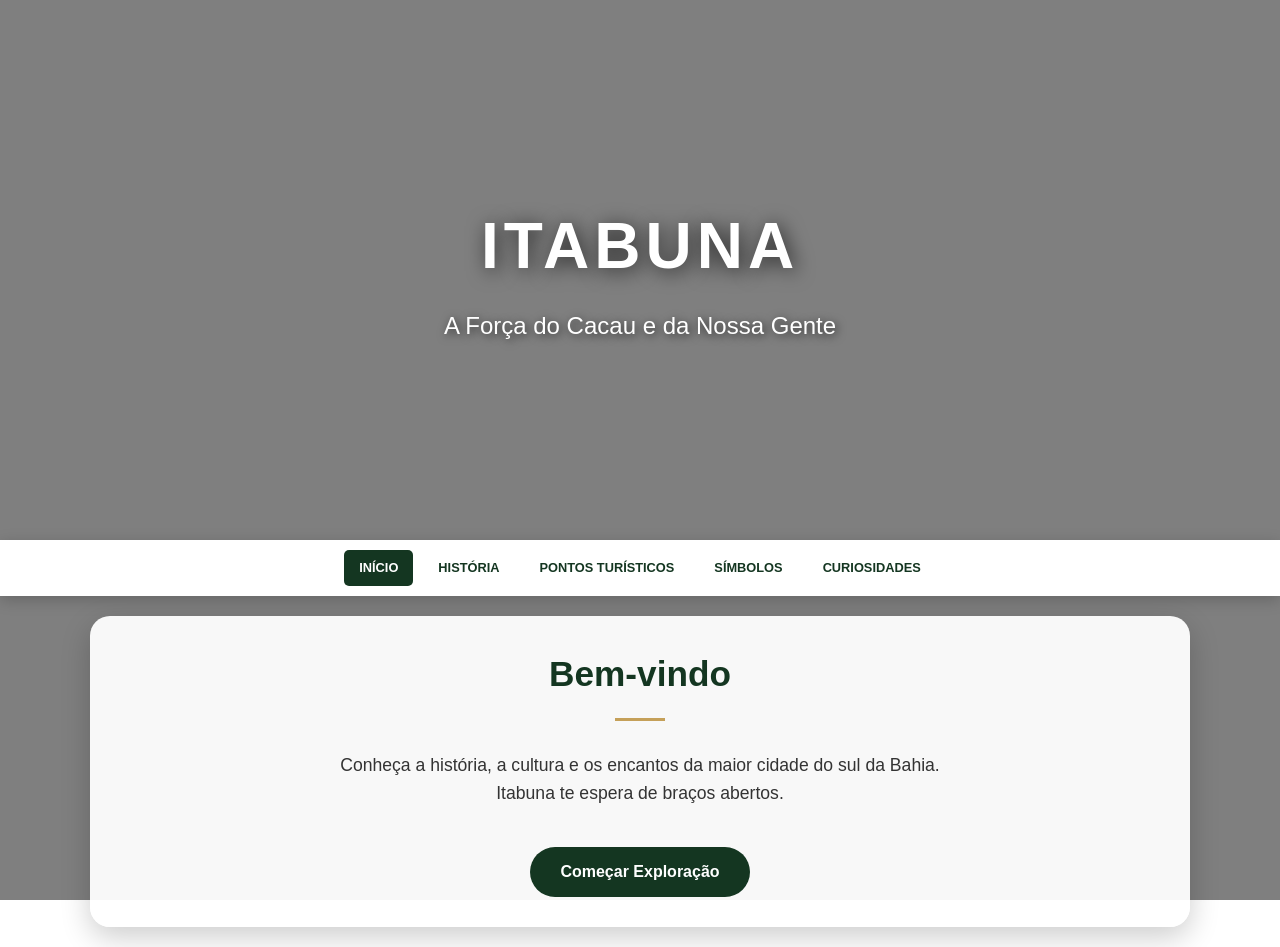
<file: index.html>
<!DOCTYPE html>
<html lang="pt-BR">
<head>
  <meta charset="UTF-8">
  <meta name="viewport" content="width=device-width, initial-scale=1.0">
  <title>Itabuna - Memória e Encantos</title>
  <link rel="stylesheet" href="style.css">
</head>
<body>

  <header class="hero">
    <div class="hero-content">
      <h1>ITABUNA</h1>
      <p>A Força do Cacau e da Nossa Gente</p>
    </div>
  </header>

  <nav class="menu-navegacao">
    <a href="index.html" class="nav-link active">Início</a>
    <a href="historia.html" class="nav-link">História</a>
    <a href="pontos.html" class="nav-link">Pontos Turísticos</a>
    <a href="simbolos.html" class="nav-link">Símbolos</a>
    <a href="curiosidades.html" class="nav-link">Curiosidades</a>
  </nav>

  <main>
    <div style="text-align: center;">
      <h2 style="color: var(--primary); margin-bottom: 15px; font-size: 2.2rem;">Bem-vindo</h2>
      <div style="width: 50px; height: 3px; background: var(--accent); margin: 0 auto 30px;"></div>
      <p style="margin-bottom: 30px; font-size: 1.1rem; max-width: 650px; margin-left: auto; margin-right: auto;">
        Conheça a história, a cultura e os encantos da maior cidade do sul da Bahia. Itabuna te espera de braços abertos.
      </p>
      <a href="historia.html" class="btn-action">Começar Exploração</a>
    </div>
  </main>

</body>
</html>
</file>
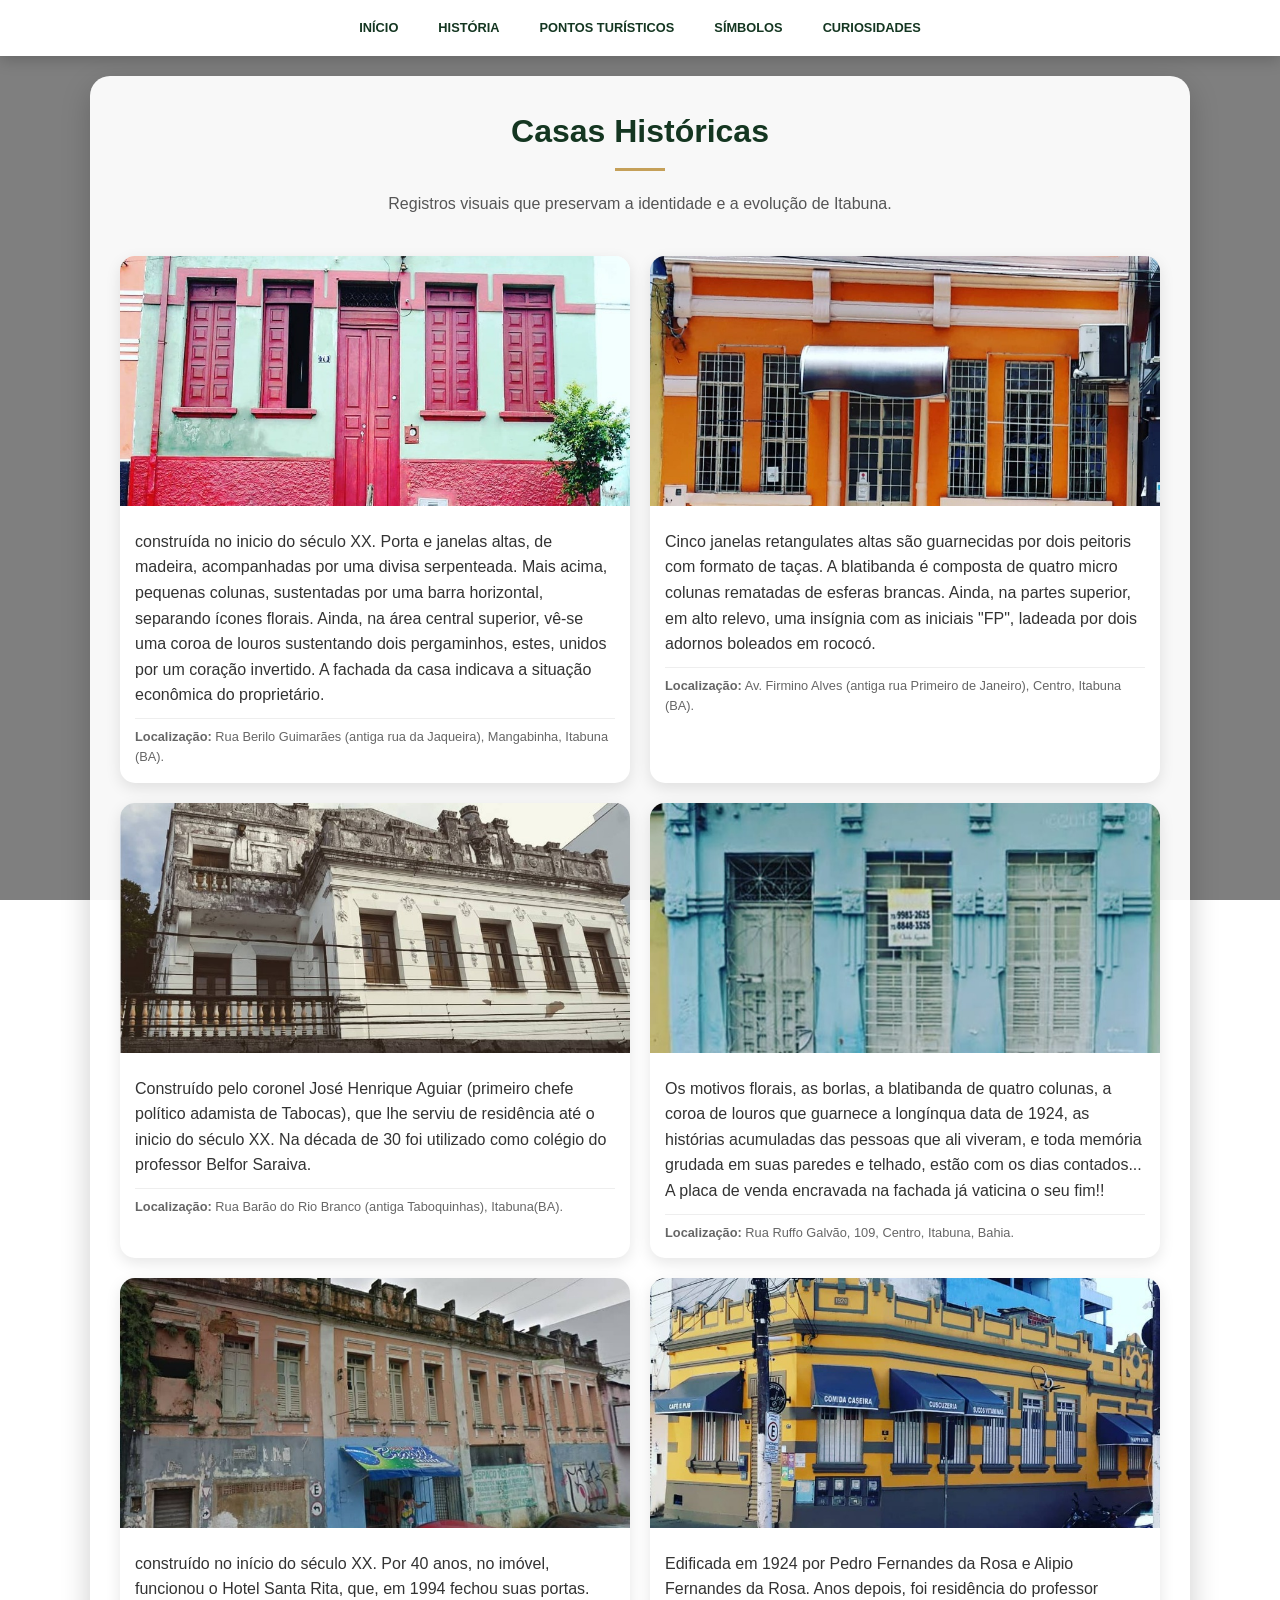
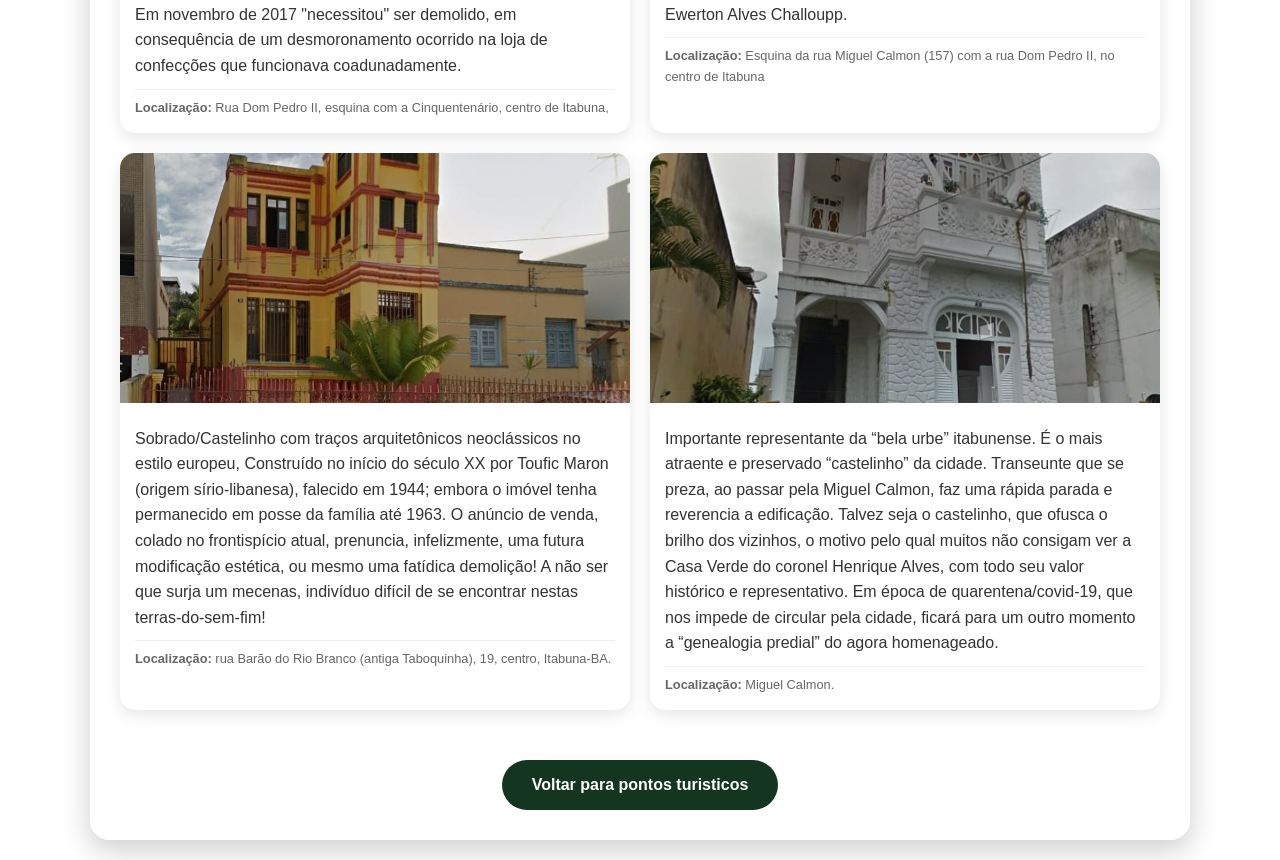
<file: casas.html>
<!DOCTYPE html>
<html lang="pt-BR">
<head>
  <meta charset="UTF-8">
  <meta name="viewport" content="width=device-width, initial-scale=1.0">
  <title>Fotos Históricas - Itabuna</title>
  <link rel="stylesheet" href="style.css">
</head>
<body>
  <nav>
    <a href="index.html" class="nav-link">Início</a>
    <a href="historia.html" class="nav-link">História</a>
    <a href="pontos.html" class="nav-link">Pontos Turísticos</a>
    <a href="simbolos.html" class="nav-link">Símbolos</a>
    <a href="curiosidades.html" class="nav-link">Curiosidades</a>
  </nav>

  <main>
    <h2 class="section-title">Casas Históricas</h2>
    <p style="text-align: center; margin-bottom: 40px; color: #555;">Registros visuais que preservam a identidade e a evolução de Itabuna.</p>

    <div class="grid">
      
      <div class="card">
        <img src="casas/casa1.jpeg" alt="Bilhar Itabunense 1908" onclick="abrirZoom(this)">
        <div class="card-content">
          <h3></h3>
          <p>construída no inicio do século XX.  Porta e janelas altas, de madeira, acompanhadas por uma divisa serpenteada. Mais acima, pequenas colunas, sustentadas por uma barra horizontal, separando ícones florais. Ainda, na área central superior, vê-se uma coroa de louros sustentando dois pergaminhos, estes, unidos por um coração invertido. A fachada da casa indicava a situação econômica do proprietário. </p>
          <div class="rodape-card">
            <strong>Localização:</strong> Rua Berilo Guimarães (antiga rua da Jaqueira), Mangabinha, Itabuna (BA). 
          </div>
        </div>
      </div>

      <div class="card">
        <img src="casas/casa2.jpeg" alt="Batismo coletivo" onclick="abrirZoom(this)">
        <div class="card-content">
          <h3></h3>
          <p> Cinco janelas retangulates altas são guarnecidas por dois peitoris com formato de taças. A blatibanda é composta de quatro micro colunas rematadas de esferas brancas. Ainda, na partes superior, em alto relevo, uma insígnia com as iniciais "FP", ladeada por dois adornos boleados em rococó. </p>
          <div class="rodape-card">
            <strong>Localização:</strong> Av. Firmino Alves (antiga rua Primeiro de Janeiro), Centro, Itabuna (BA).
          </div>
        </div>
      </div>

      <div class="card">
        <img src="casas/casa3.jpeg" alt="Firmino Alves" onclick="abrirZoom(this)">
        <div class="card-content">
          <h3></h3>
          <p>Construído pelo coronel José Henrique Aguiar (primeiro chefe político adamista de Tabocas), que lhe serviu de residência até o inicio do século XX. Na década de 30 foi utilizado como colégio do professor Belfor Saraiva.</p>
          <div class="rodape-card">
            <strong>Localização:</strong> Rua Barão do Rio Branco (antiga Taboquinhas), Itabuna(BA). 
          </div>
        </div>
      </div>

      <div class="card">
        <img src="casas/casa4.jpeg" alt="José Kruschewsky" onclick="abrirZoom(this)">
        <div class="card-content">
          <h3></h3>
          <p>Os motivos florais, as borlas, a blatibanda de quatro colunas, a coroa de louros que guarnece a longínqua data de 1924, as histórias acumuladas das pessoas que ali viveram, e toda memória grudada em suas paredes e telhado, estão com os dias contados... A placa de venda encravada na fachada já vaticina o seu fim!!</p>
          <div class="rodape-card">
            <strong>Localização:</strong> Rua Ruffo Galvão, 109, Centro, Itabuna, Bahia.
          </div>
        </div>
      </div>

      <div class="card">
        <img src="casas/casa5.jpeg" alt="Procissão" onclick="abrirZoom(this)">
        <div class="card-content">
          <h3></h3>
          <p>construído no início do século XX. Por 40 anos, no imóvel, funcionou o Hotel Santa Rita, que, em 1994 fechou suas portas.  Em novembro de 2017 "necessitou" ser demolido, em consequência de um desmoronamento ocorrido na loja de confecções que funcionava coadunadamente.</p>
          <div class="rodape-card">
            <strong>Localização:</strong> Rua Dom Pedro II, esquina com a Cinquentenário, centro de Itabuna, 
          </div>
        </div>
      </div>

      <div class="card">
        <img src="casas/casa6.jpeg" alt="Cinquentenário" onclick="abrirZoom(this)">
        <div class="card-content">
          <h3></h3>
          <p>Edificada em 1924 por Pedro Fernandes da Rosa e Alipio Fernandes da Rosa. Anos depois, foi residência do professor Ewerton Alves Challoupp.</p>
          <div class="rodape-card">
            <strong>Localização:</strong> Esquina da rua Miguel Calmon (157) com a  rua Dom Pedro II, no centro de Itabuna
          </div>
        </div>
      </div>

      <div class="card">
        <img src="casas/casa7.jpeg" alt="Os Coyotes" onclick="abrirZoom(this)">
        <div class="card-content">
          <h3></h3>
          <p>Sobrado/Castelinho com traços arquitetônicos neoclássicos no estilo europeu,  Construído no início do século XX por Toufic Maron (origem sírio-libanesa), falecido em 1944; embora o imóvel tenha permanecido em posse da família até 1963. O anúncio de venda, colado no frontispício atual, prenuncia, infelizmente, uma futura modificação estética, ou mesmo uma fatídica demolição! A não ser que surja um mecenas, indivíduo difícil de se encontrar nestas terras-do-sem-fim!</p>
          <div class="rodape-card">
            <strong>Localização:</strong> rua Barão do Rio Branco (antiga Taboquinha), 19, centro, Itabuna-BA.
          </div>
        </div>
      </div>

      <div class="card">
        <img src="casas/casa8.jpeg" alt="Sport Club Brasil" onclick="abrirZoom(this)">
        <div class="card-content">
          <h3></h3>
          <p>Importante representante da “bela urbe” itabunense. É o mais atraente e preservado “castelinho” da cidade. 
Transeunte que se preza, ao passar pela Miguel Calmon, faz uma rápida parada e reverencia a edificação.
Talvez seja o castelinho, que ofusca o brilho dos vizinhos, o motivo pelo qual muitos não consigam ver a Casa Verde do coronel Henrique Alves, com todo seu valor histórico e representativo. Em época de quarentena/covid-19, que nos impede de circular pela cidade, ficará para um outro momento a “genealogia predial” do agora homenageado.</p>
          <div class="rodape-card">
            <strong>Localização:</strong> Miguel Calmon.
          </div>
        </div>
      </div>

    </div>

    <div style="text-align: center; margin-top: 40px;">
      <a href="pontos.html" class="btn-action">Voltar para pontos turisticos</a>
    </div>
  </main>

  <div id="meuModal" class="modal-zoom" onclick="fecharZoom()">
    <span class="fechar">&times;</span>
    <img class="modal-conteudo" id="imgAmpliada">
  </div>

  <script>
    function abrirZoom(elemento) {
      document.getElementById("meuModal").style.display = "flex";
      document.getElementById("imgAmpliada").src = elemento.src;
    }
    function fecharZoom() {
      document.getElementById("meuModal").style.display = "none";
    }
  </script>
</body>
</html>
</file>
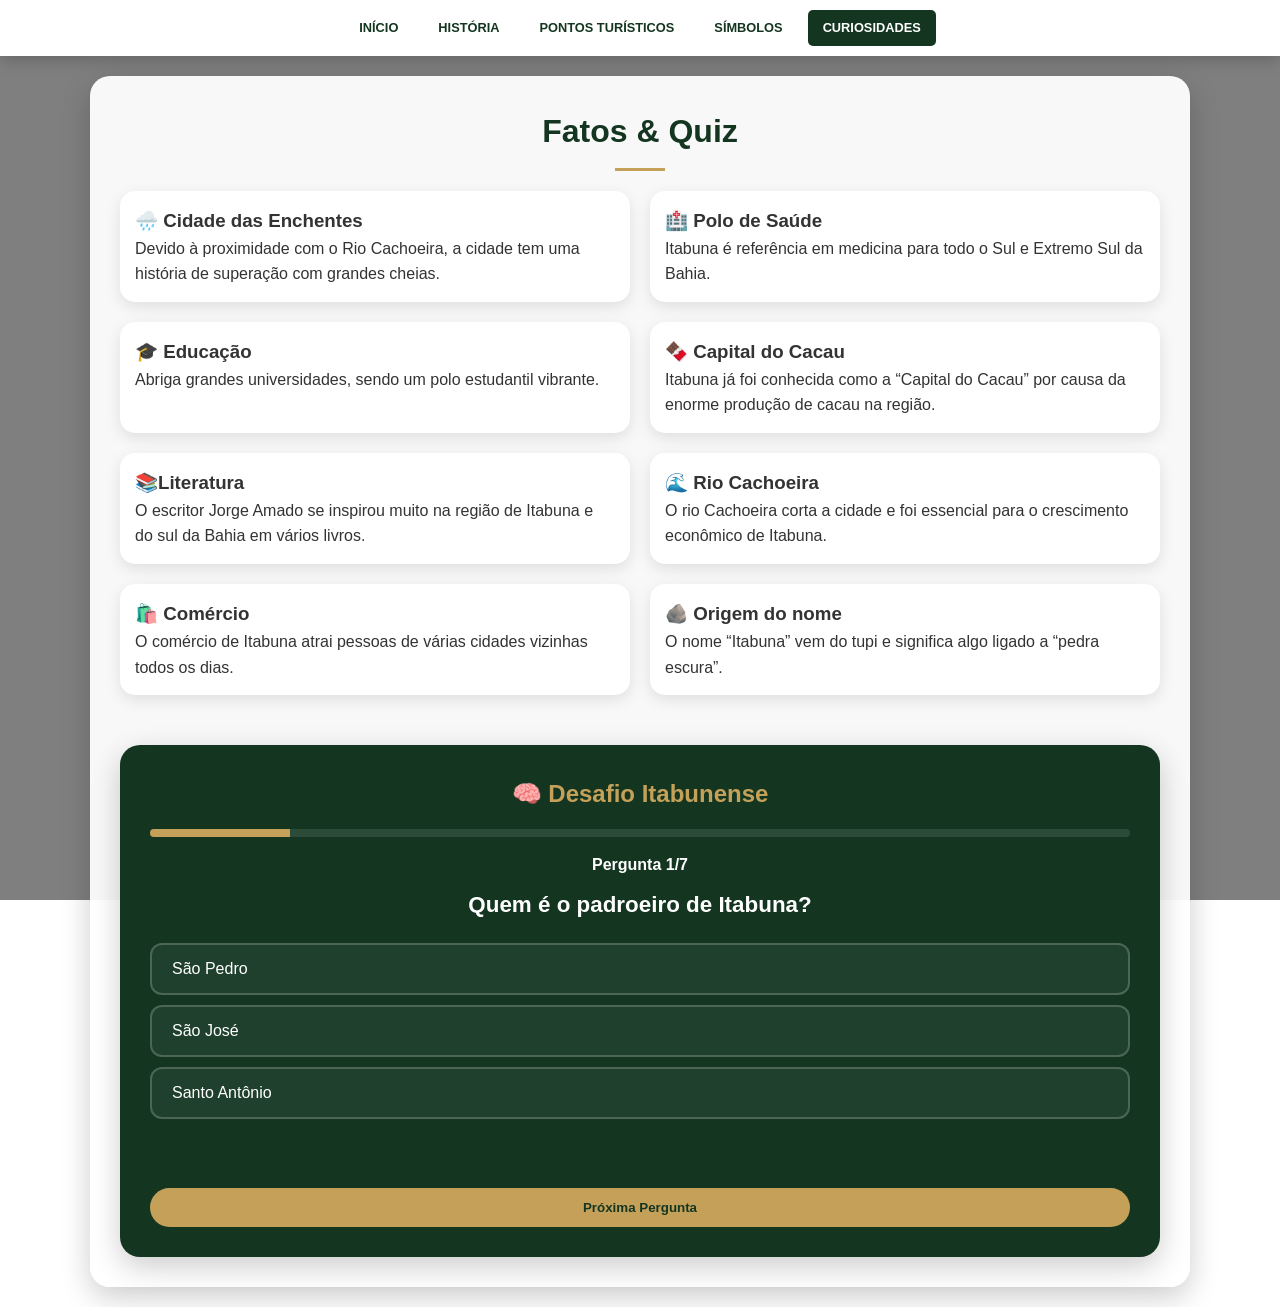
<file: curiosidades.html>
<!DOCTYPE html>
<html lang="pt-BR">
<head>
  <meta charset="UTF-8">
  <meta name="viewport" content="width=device-width, initial-scale=1.0">
  <title>Curiosidades - Itabuna</title>
  <link rel="stylesheet" href="style.css">
</head>
<body>
  <nav>
    <a href="index.html" class="nav-link">Início</a>
    <a href="historia.html" class="nav-link">História</a>
    <a href="pontos.html" class="nav-link">Pontos Turísticos</a>
    <a href="simbolos.html" class="nav-link">Símbolos</a>
    <a href="curiosidades.html" class="nav-link active">Curiosidades</a>
  </nav>

  <main>
    <h2 class="section-title">Fatos & Quiz</h2>
    
    <div class="grid" style="margin-bottom: 50px;">
      <div class="card">
        <div class="card-content">
          <h3>🌧️ Cidade das Enchentes</h3>
          <p>Devido à proximidade com o Rio Cachoeira, a cidade tem uma história de superação com grandes cheias.</p>
        </div>
      </div>
      <div class="card">
        <div class="card-content">
          <h3>🏥 Polo de Saúde</h3>
          <p>Itabuna é referência em medicina para todo o Sul e Extremo Sul da Bahia.</p>
        </div>
      </div>
      <div class="card">
        <div class="card-content">
          <h3>🎓 Educação</h3>
          <p>Abriga grandes universidades, sendo um polo estudantil vibrante.</p>
        </div>
      </div>
      <div class="card">
        <div class="card-content">
          <h3>🍫 Capital do Cacau</h3>
          <p>Itabuna já foi conhecida como a “Capital do Cacau” por causa da enorme produção de cacau na região.</p>
        </div>
      </div>
      <div class="card">
        <div class="card-content">
          <h3>📚Literatura</h3>
          <p>O escritor Jorge Amado se inspirou muito na região de Itabuna e do sul da Bahia em vários livros.</p>
        </div>
      </div>
      <div class="card">
        <div class="card-content">
          <h3>🌊 Rio Cachoeira</h3>
          <p>O rio Cachoeira corta a cidade e foi essencial para o crescimento econômico de Itabuna.</p>
        </div>
      </div>
      <div class="card">
        <div class="card-content">
          <h3>🛍️ Comércio</h3>
          <p>O comércio de Itabuna atrai pessoas de várias cidades vizinhas todos os dias.</p>
        </div>
      </div>
      <div class="card">
        <div class="card-content">
          <h3>🪨 Origem do nome</h3>
          <p>O nome “Itabuna” vem do tupi e significa algo ligado a “pedra escura”.</p>
        </div>
      </div>
      
    </div>

    <div class="quiz-box">
      <h2 style="color:var(--accent); text-align:center">🧠 Desafio Itabunense</h2>
      <div class="barra-progresso"><div id="progresso"></div></div>
      <p id="contador" style="text-align:center; font-weight: bold; margin-bottom: 10px;"></p>
      <p id="pergunta" style="font-size: 1.4rem; margin-bottom: 20px; text-align:center; font-weight: 600;"></p>
      
      <div id="opcoes-container">
        <button class="opcao" onclick="responder(0)"></button>
        <button class="opcao" onclick="responder(1)"></button>
        <button class="opcao" onclick="responder(2)"></button>
      </div>
      
      <p id="resultado" style="margin: 15px 0; text-align:center; font-weight: bold; min-height: 24px;"></p>
      <button class="btn-action" onclick="proximaPergunta()" style="width:100%; background: var(--accent); color: var(--primary);">Próxima Pergunta</button>
    </div>
  </main>
  <script src="quiz.js"></script>
</body>
</html>
</file>
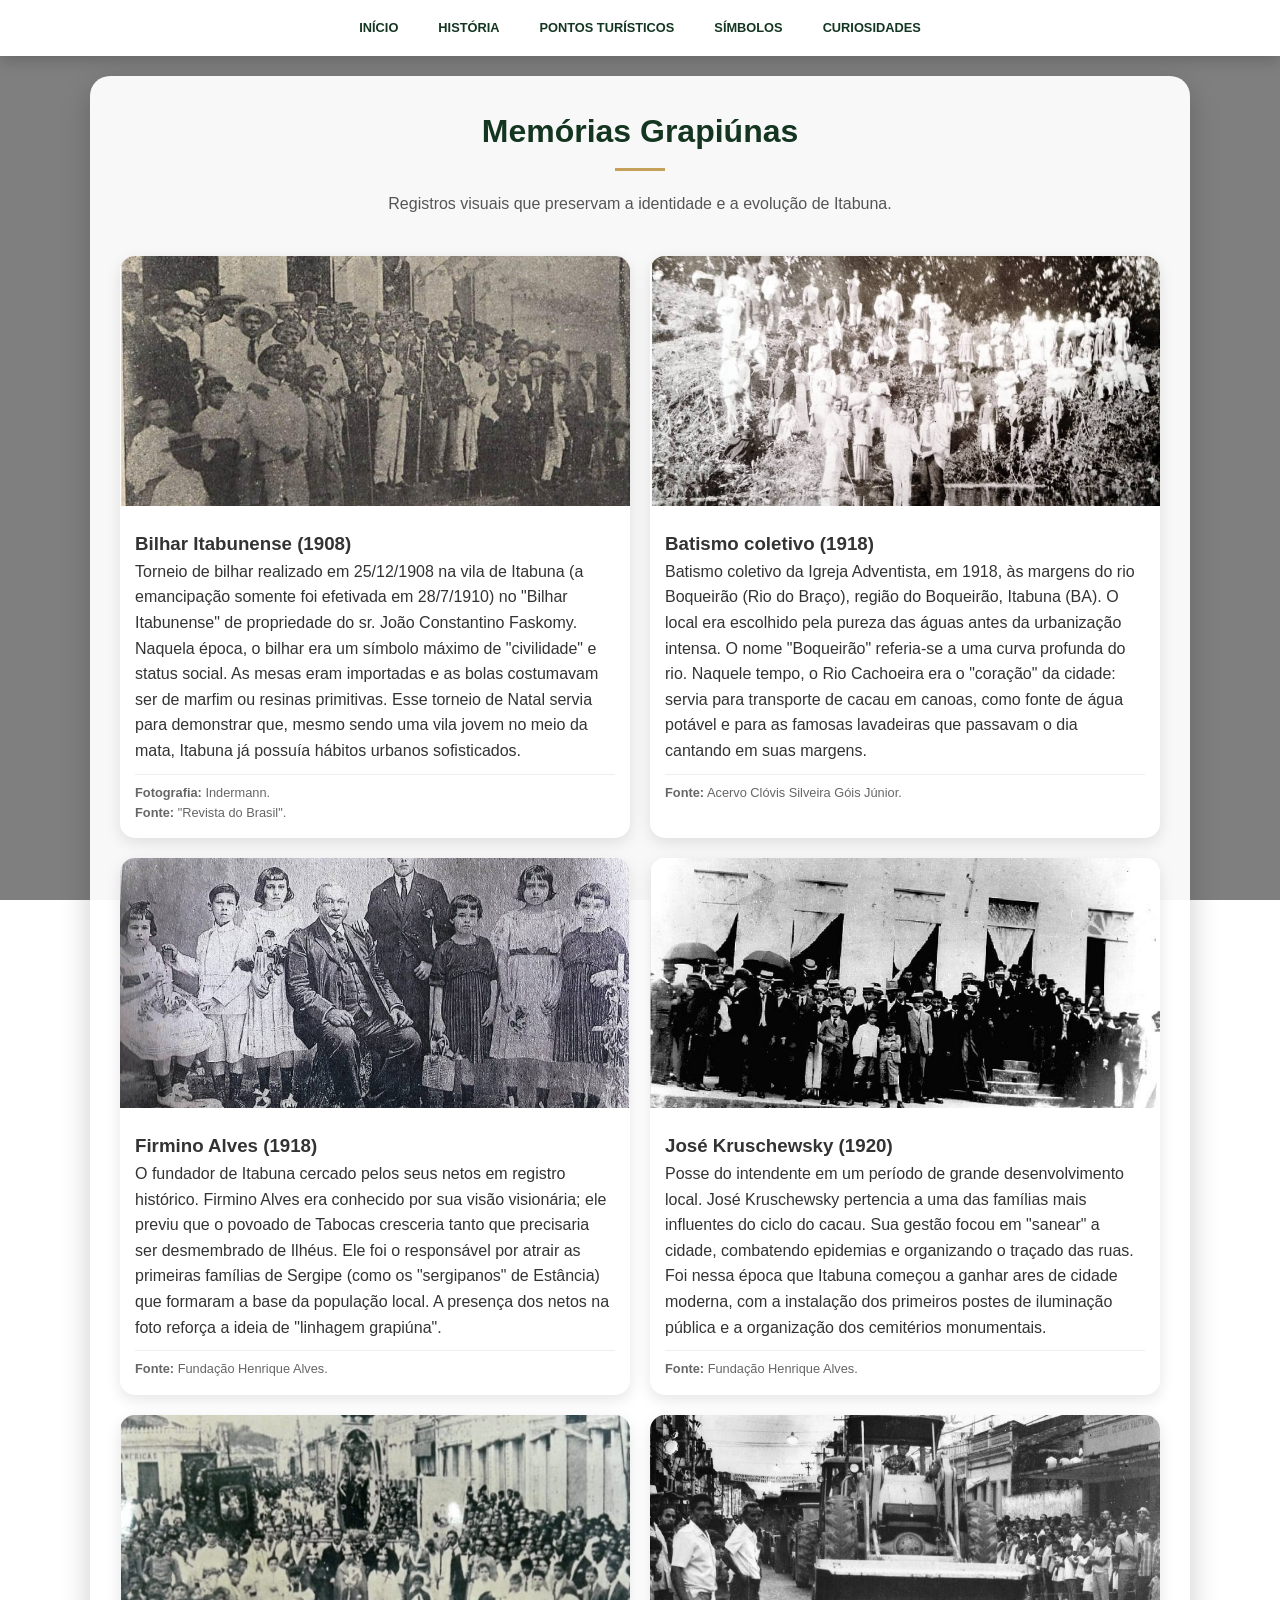
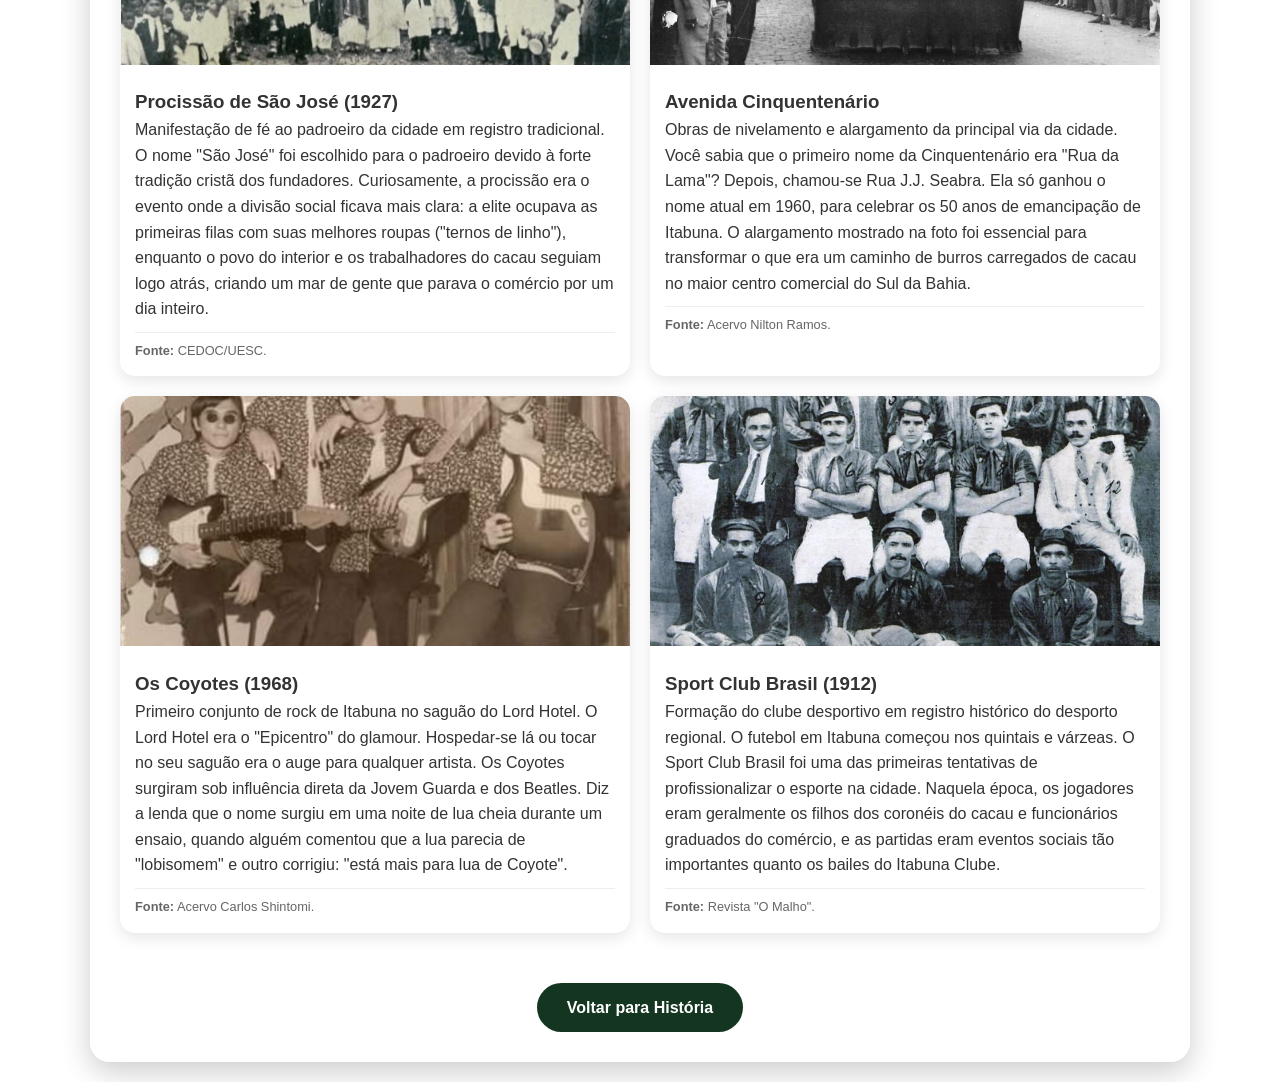
<file: fotos.html>
<!DOCTYPE html>
<html lang="pt-BR">
<head>
  <meta charset="UTF-8">
  <meta name="viewport" content="width=device-width, initial-scale=1.0">
  <title>Fotos Históricas - Itabuna</title>
  <link rel="stylesheet" href="style.css">
</head>
<body>
  <nav>
    <a href="index.html" class="nav-link">Início</a>
    <a href="historia.html" class="nav-link">História</a>
    <a href="pontos.html" class="nav-link">Pontos Turísticos</a>
    <a href="simbolos.html" class="nav-link">Símbolos</a>
    <a href="curiosidades.html" class="nav-link">Curiosidades</a>
  </nav>

  <main>
    <h2 class="section-title">Memórias Grapiúnas</h2>
    <p style="text-align: center; margin-bottom: 40px; color: #555;">Registros visuais que preservam a identidade e a evolução de Itabuna.</p>

    <div class="grid">
      
      <div class="card">
        <img src="fotos-historicas/itabuna1.jpeg" alt="Bilhar Itabunense 1908" onclick="abrirZoom(this)">
        <div class="card-content">
          <h3>Bilhar Itabunense (1908)</h3>
          <p>Torneio de bilhar realizado em 25/12/1908 na vila de Itabuna (a emancipação somente foi efetivada em 28/7/1910)  no "Bilhar Itabunense" de propriedade do sr. João Constantino Faskomy. Naquela época, o bilhar era um símbolo máximo de "civilidade" e status social. As mesas eram importadas e as bolas costumavam ser de marfim ou resinas primitivas. Esse torneio de Natal servia para demonstrar que, mesmo sendo uma vila jovem no meio da mata, Itabuna já possuía hábitos urbanos sofisticados. </p>
          <div class="rodape-card">
            <strong>Fotografia:</strong> Indermann.<br>
            <strong>Fonte:</strong> "Revista do Brasil".
          </div>
        </div>
      </div>

      <div class="card">
        <img src="fotos-historicas/itabuna2.jpeg" alt="Batismo coletivo" onclick="abrirZoom(this)">
        <div class="card-content">
          <h3>Batismo coletivo (1918)</h3>
          <p>Batismo coletivo da Igreja Adventista, em 1918, às margens do rio Boqueirão (Rio do Braço), região do Boqueirão, Itabuna (BA). O local era escolhido pela pureza das águas antes da urbanização intensa. O nome "Boqueirão" referia-se a uma curva profunda do rio. Naquele tempo, o Rio Cachoeira era o "coração" da cidade: servia para transporte de cacau em canoas, como fonte de água potável e para as famosas lavadeiras que passavam o dia cantando em suas margens. </p>
          <div class="rodape-card">
            <strong>Fonte:</strong> Acervo Clóvis Silveira Góis Júnior.
          </div>
        </div>
      </div>

      <div class="card">
        <img src="fotos-historicas/itabuna3.jpeg" alt="Firmino Alves" onclick="abrirZoom(this)">
        <div class="card-content">
          <h3>Firmino Alves (1918)</h3>
          <p>O fundador de Itabuna cercado pelos seus netos em registro histórico. Firmino Alves era conhecido por sua visão visionária; ele previu que o povoado de Tabocas cresceria tanto que precisaria ser desmembrado de Ilhéus. Ele foi o responsável por atrair as primeiras famílias de Sergipe (como os "sergipanos" de Estância) que formaram a base da população local. A presença dos netos na foto reforça a ideia de "linhagem grapiúna".</p>
          <div class="rodape-card">
            <strong>Fonte:</strong> Fundação Henrique Alves.
          </div>
        </div>
      </div>

      <div class="card">
        <img src="fotos-historicas/itabuna4.jpeg" alt="José Kruschewsky" onclick="abrirZoom(this)">
        <div class="card-content">
          <h3>José Kruschewsky (1920)</h3>
          <p>Posse do intendente em um período de grande desenvolvimento local. José Kruschewsky pertencia a uma das famílias mais influentes do ciclo do cacau. Sua gestão focou em "sanear" a cidade, combatendo epidemias e organizando o traçado das ruas. Foi nessa época que Itabuna começou a ganhar ares de cidade moderna, com a instalação dos primeiros postes de iluminação pública e a organização dos cemitérios monumentais.</p>
          <div class="rodape-card">
            <strong>Fonte:</strong> Fundação Henrique Alves.
          </div>
        </div>
      </div>

      <div class="card">
        <img src="fotos-historicas/itabuna5.jpeg" alt="Procissão" onclick="abrirZoom(this)">
        <div class="card-content">
          <h3>Procissão de São José (1927)</h3>
          <p>Manifestação de fé ao padroeiro da cidade em registro tradicional. O nome "São José" foi escolhido para o padroeiro devido à forte tradição cristã dos fundadores. Curiosamente, a procissão era o evento onde a divisão social ficava mais clara: a elite ocupava as primeiras filas com suas melhores roupas ("ternos de linho"), enquanto o povo do interior e os trabalhadores do cacau seguiam logo atrás, criando um mar de gente que parava o comércio por um dia inteiro.</p>
          <div class="rodape-card">
            <strong>Fonte:</strong> CEDOC/UESC.
          </div>
        </div>
      </div>

      <div class="card">
        <img src="fotos-historicas/itabuna6.jpeg" alt="Cinquentenário" onclick="abrirZoom(this)">
        <div class="card-content">
          <h3>Avenida Cinquentenário</h3>
          <p>Obras de nivelamento e alargamento da principal via da cidade. Você sabia que o primeiro nome da Cinquentenário era "Rua da Lama"? Depois, chamou-se Rua J.J. Seabra. Ela só ganhou o nome atual em 1960, para celebrar os 50 anos de emancipação de Itabuna. O alargamento mostrado na foto foi essencial para transformar o que era um caminho de burros carregados de cacau no maior centro comercial do Sul da Bahia.</p>
          <div class="rodape-card">
            <strong>Fonte:</strong> Acervo Nilton Ramos.
          </div>
        </div>
      </div>

      <div class="card">
        <img src="fotos-historicas/itabuna7.jpeg" alt="Os Coyotes" onclick="abrirZoom(this)">
        <div class="card-content">
          <h3>Os Coyotes (1968)</h3>
          <p>Primeiro conjunto de rock de Itabuna no saguão do Lord Hotel. O Lord Hotel era o "Epicentro" do glamour. Hospedar-se lá ou tocar no seu saguão era o auge para qualquer artista. Os Coyotes surgiram sob influência direta da Jovem Guarda e dos Beatles. Diz a lenda que o nome surgiu em uma noite de lua cheia durante um ensaio, quando alguém comentou que a lua parecia de "lobisomem" e outro corrigiu: "está mais para lua de Coyote".</p>
          <div class="rodape-card">
            <strong>Fonte:</strong> Acervo Carlos Shintomi.
          </div>
        </div>
      </div>

      <div class="card">
        <img src="fotos-historicas/itabuna8.jpeg" alt="Sport Club Brasil" onclick="abrirZoom(this)">
        <div class="card-content">
          <h3>Sport Club Brasil (1912)</h3>
          <p>Formação do clube desportivo em registro histórico do desporto regional. O futebol em Itabuna começou nos quintais e várzeas. O Sport Club Brasil foi uma das primeiras tentativas de profissionalizar o esporte na cidade. Naquela época, os jogadores eram geralmente os filhos dos coronéis do cacau e funcionários graduados do comércio, e as partidas eram eventos sociais tão importantes quanto os bailes do Itabuna Clube.</p>
          <div class="rodape-card">
            <strong>Fonte:</strong> Revista "O Malho".
          </div>
        </div>
      </div>

    </div>

    <div style="text-align: center; margin-top: 40px;">
      <a href="historia.html" class="btn-action">Voltar para História</a>
    </div>
  </main>

  <div id="meuModal" class="modal-zoom" onclick="fecharZoom()">
    <span class="fechar">&times;</span>
    <img class="modal-conteudo" id="imgAmpliada">
  </div>

  <script>
    function abrirZoom(elemento) {
      document.getElementById("meuModal").style.display = "flex";
      document.getElementById("imgAmpliada").src = elemento.src;
    }
    function fecharZoom() {
      document.getElementById("meuModal").style.display = "none";
    }
  </script>
</body>
</html>
</file>
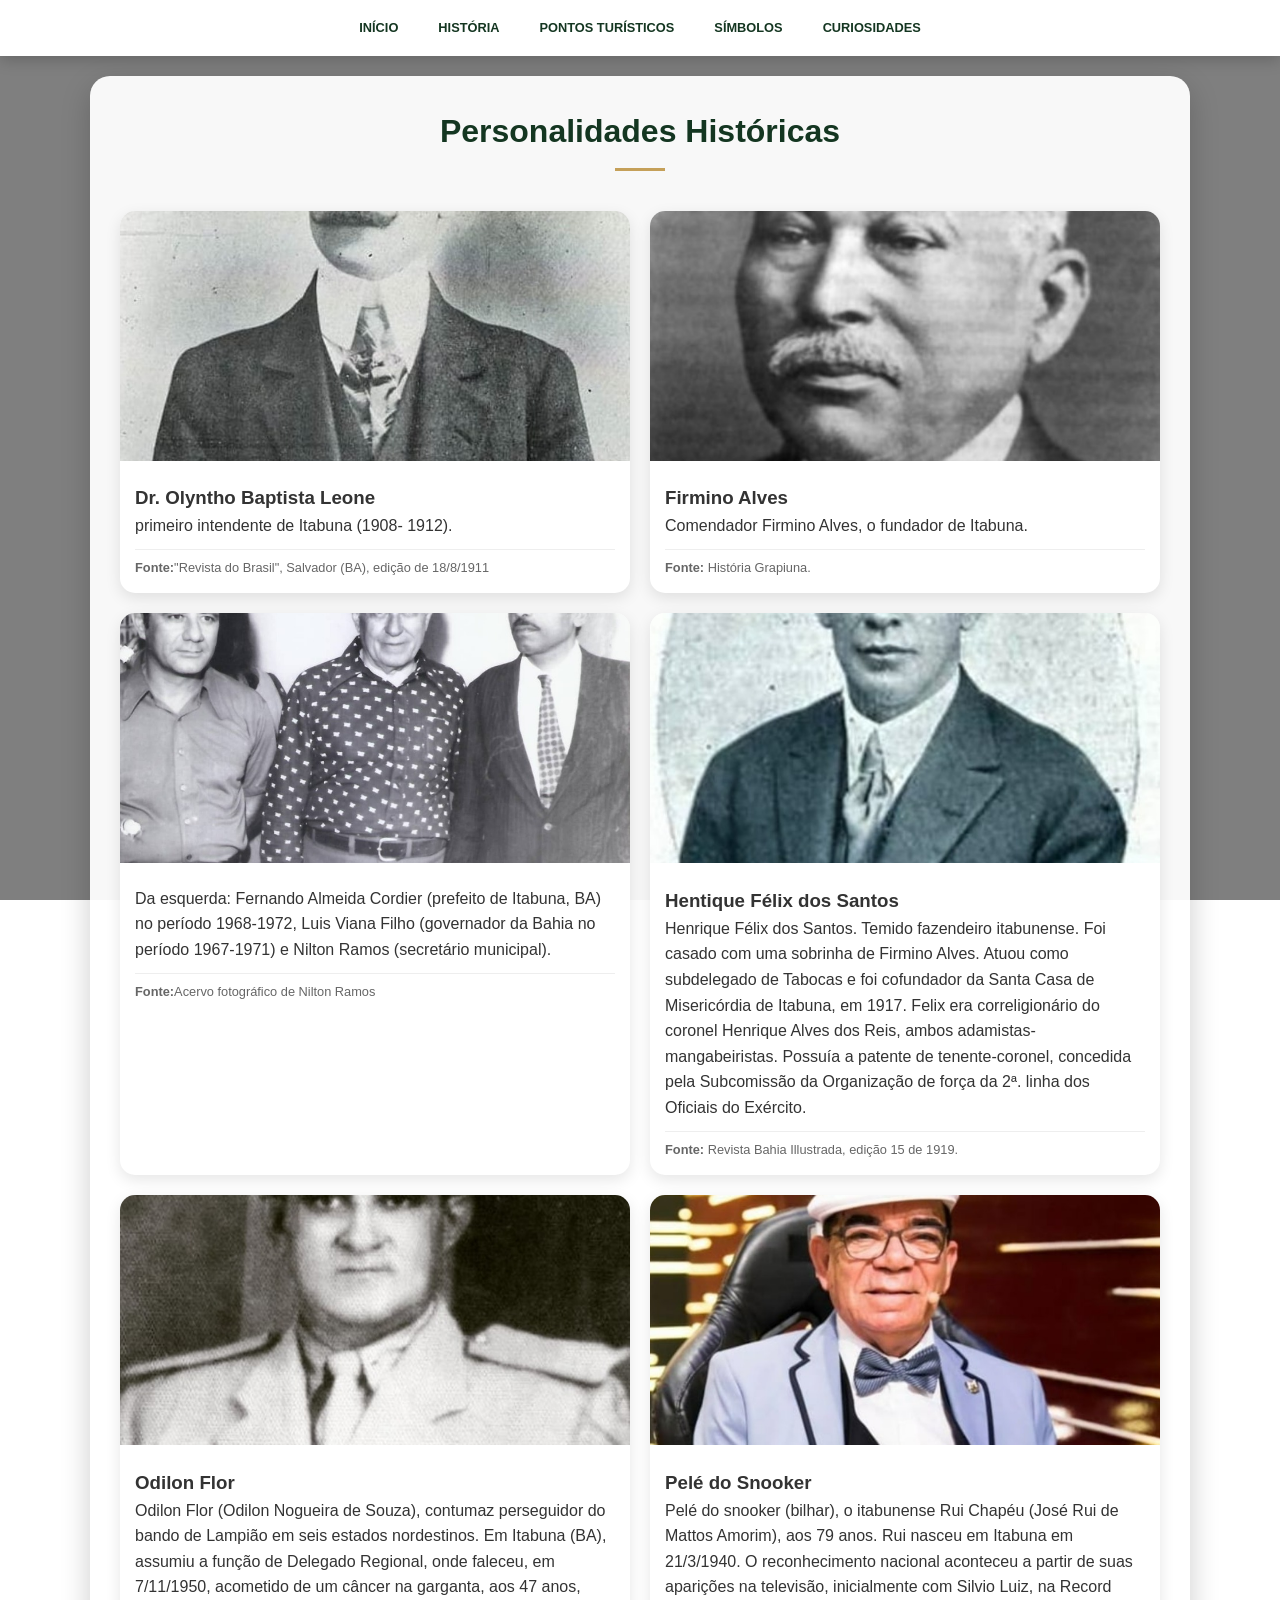
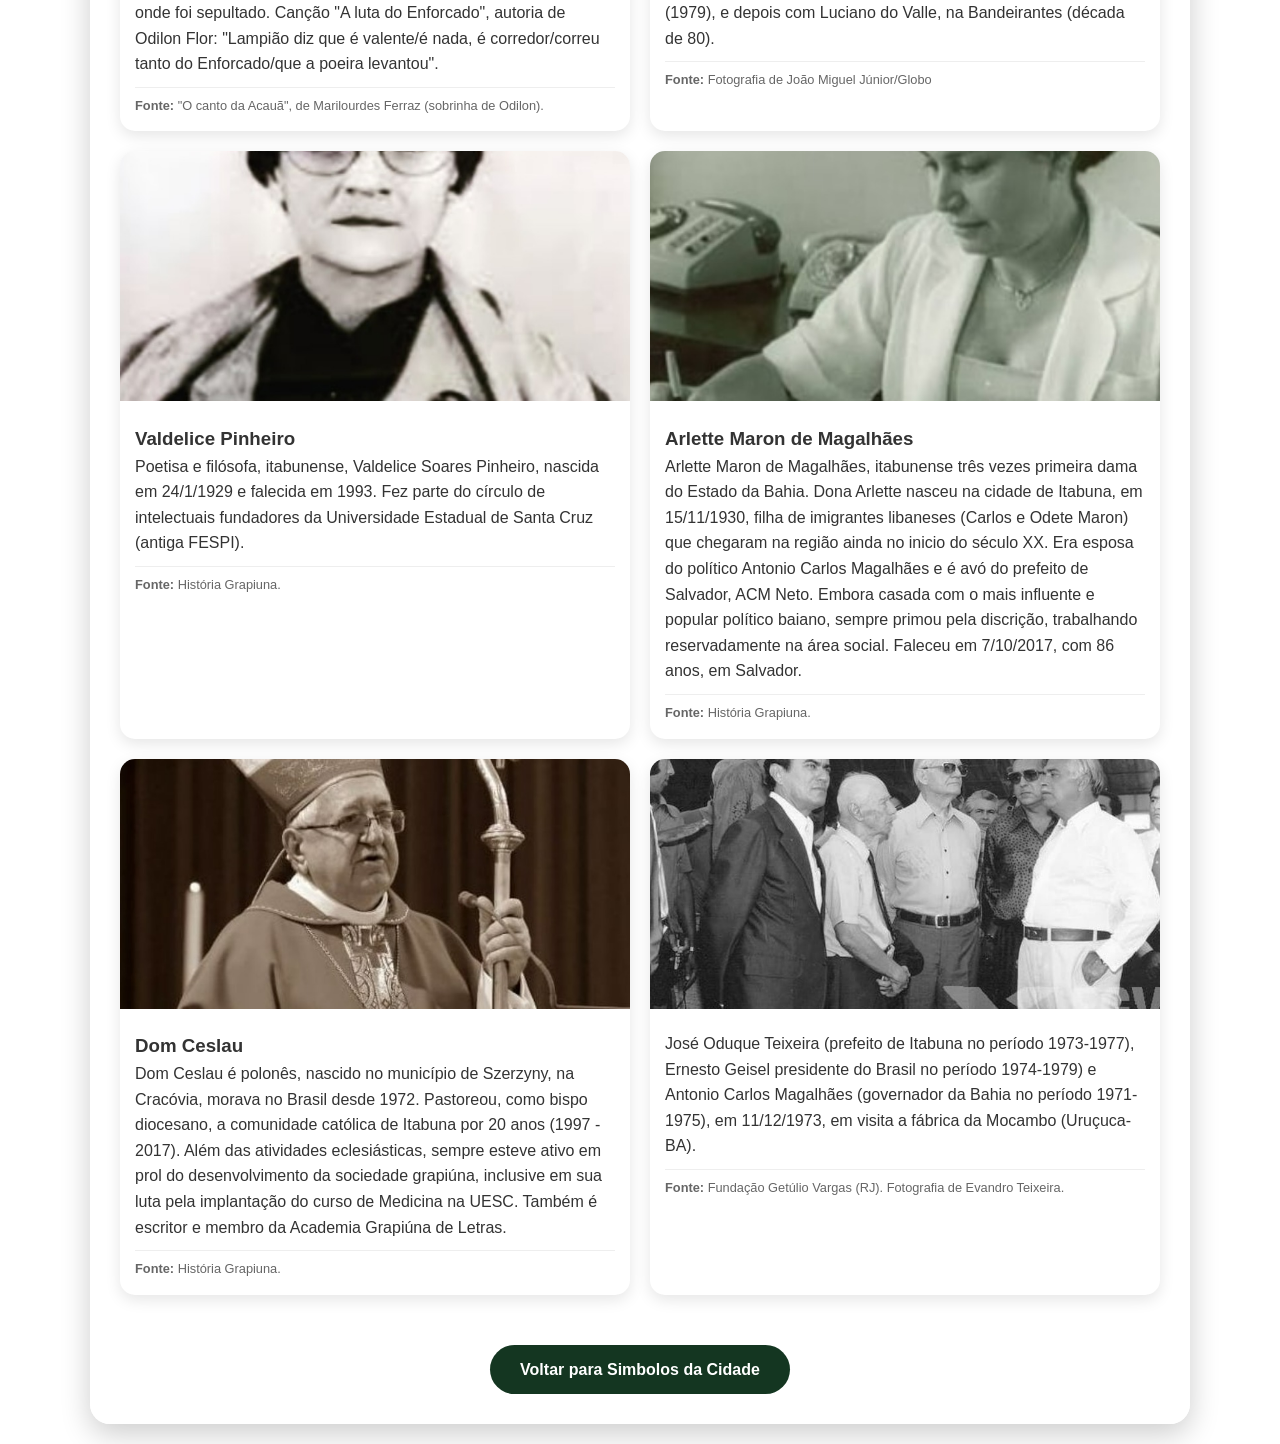
<file: personalidades.html>
<!DOCTYPE html>
<html lang="pt-BR">
<head>
  <meta charset="UTF-8">
  <meta name="viewport" content="width=device-width, initial-scale=1.0">
  <title>Personalidades-Historicas - Itabuna</title>
  <link rel="stylesheet" href="style.css">
</head>
<body>
  <nav>
    <a href="index.html" class="nav-link">Início</a>
    <a href="historia.html" class="nav-link">História</a>
    <a href="pontos.html" class="nav-link">Pontos Turísticos</a>
    <a href="simbolos.html" class="nav-link">Símbolos</a>
    <a href="curiosidades.html" class="nav-link">Curiosidades</a>
  </nav>

  <main>
    <h2 class="section-title">Personalidades Históricas</h2>
    <p style="text-align: center; margin-bottom: 40px; color: #555;"></p>

    <div class="grid">
      
      <div class="card">
        <img src="personalidades/personalidade1.jpeg" alt="Dr. Olyntho Baptista Leone" onclick="abrirZoom(this)">
        <div class="card-content">
          <h3>Dr. Olyntho Baptista Leone</h3>
          <p>primeiro intendente de Itabuna (1908- 1912). </p>
          <div class="rodape-card">
            <strong>Fonte:</strong>"Revista do Brasil", Salvador (BA), edição de 18/8/1911
          </div>
        </div>
      </div>

      <div class="card">
        <img src="personalidades/personalidade2.jpeg" alt="Batismo coletivo" onclick="abrirZoom(this)">
        <div class="card-content">
          <h3>Firmino Alves</h3>
          <p>Comendador Firmino Alves, o fundador de Itabuna. </p>
          <div class="rodape-card">
            <strong>Fonte:</strong> História Grapiuna.
          </div>
        </div>
      </div>

      <div class="card">
        <img src="personalidades/personalidade3.jpeg" alt="Firmino Alves" onclick="abrirZoom(this)">
        <div class="card-content">
          <h3></h3>
          <p>Da esquerda: Fernando Almeida Cordier (prefeito de Itabuna, BA) no período 1968-1972, Luis Viana Filho (governador da Bahia no período 1967-1971) e Nilton Ramos (secretário  municipal).</p>
          <div class="rodape-card">
            <strong>Fonte:</strong>Acervo fotográfico de Nilton Ramos
          </div>
        </div>
      </div>

      <div class="card">
        <img src="personalidades/personalidade4.jpeg" alt="José Kruschewsky" onclick="abrirZoom(this)">
        <div class="card-content">
          <h3>Hentique Félix dos Santos</h3>
          <p>Henrique Félix dos Santos. Temido fazendeiro itabunense. Foi casado com uma sobrinha de Firmino Alves. Atuou como subdelegado de Tabocas e foi cofundador da Santa Casa de Misericórdia de Itabuna, em 1917. Felix era correligionário do coronel Henrique Alves dos Reis, ambos adamistas-mangabeiristas. Possuía a patente de tenente-coronel, concedida pela Subcomissão da Organização de força da 2ª. linha dos Oficiais do Exército. 

          </p>
          <div class="rodape-card">
            <strong>Fonte:</strong> Revista Bahia Illustrada, edição 15 de 1919.
          </div>
        </div>
      </div>

      <div class="card">
        <img src="personalidades/personalidade5.jpeg" alt="Procissão" onclick="abrirZoom(this)">
        <div class="card-content">
          <h3>Odilon Flor</h3>
          <p>Odilon Flor (Odilon Nogueira de Souza), contumaz perseguidor do bando de Lampião em seis estados nordestinos. Em Itabuna (BA), assumiu a função de Delegado Regional, onde faleceu, em 7/11/1950, acometido de um câncer na garganta, aos 47 anos, onde foi sepultado.
Canção "A luta do Enforcado", autoria de Odilon Flor: "Lampião diz que é valente/é nada, é corredor/correu tanto do Enforcado/que a poeira levantou".
</p>
          <div class="rodape-card">
            <strong>Fonte:</strong> "O canto da Acauã", de Marilourdes Ferraz (sobrinha de Odilon).
          </div>
        </div>
      </div>

      <div class="card">
        <img src="personalidades/personalidade6.jpeg" alt="Cinquentenário" onclick="abrirZoom(this)">
        <div class="card-content">
          <h3>Pelé do Snooker</h3>
          <p>Pelé do snooker (bilhar), o itabunense Rui Chapéu (José Rui de Mattos Amorim), aos 79 anos. Rui nasceu em Itabuna em 21/3/1940. O reconhecimento nacional aconteceu a partir de suas aparições na televisão, inicialmente com Silvio Luiz, na Record (1979), e depois com Luciano do Valle, na Bandeirantes (década de 80).</p>
          <div class="rodape-card">
            <strong>Fonte:</strong> Fotografia de João Miguel Júnior/Globo
          </div>
        </div>
      </div>

      <div class="card">
        <img src="personalidades/personalidade7.jpeg" alt="Os Coyotes" onclick="abrirZoom(this)">
        <div class="card-content">
          <h3>Valdelice Pinheiro</h3>
          <p>
Poetisa e filósofa, itabunense, Valdelice Soares Pinheiro, nascida em 24/1/1929 e  falecida em 1993. Fez parte do círculo de intelectuais fundadores da Universidade Estadual de Santa Cruz (antiga FESPI).</p>
          <div class="rodape-card">
            <strong>Fonte:</strong> História Grapiuna.
          </div>
        </div>
      </div>

      <div class="card">
        <img src="personalidades/personalidade8.jpeg" alt="Sport Club Brasil" onclick="abrirZoom(this)">
        <div class="card-content">
          <h3>Arlette Maron de Magalhães</h3>
          <p>Arlette Maron de Magalhães, itabunense três vezes primeira dama do Estado da Bahia.

Dona Arlette nasceu na cidade de Itabuna, em 15/11/1930, filha de imigrantes libaneses (Carlos e Odete Maron) que chegaram na região ainda no inicio do século XX. Era esposa do político Antonio Carlos Magalhães e é avó do prefeito de Salvador,  ACM Neto. 
Embora casada com o mais influente e popular político baiano, sempre primou pela discrição, trabalhando reservadamente na área social. 
Faleceu em 7/10/2017, com 86 anos, em Salvador.</p>
          <div class="rodape-card">
            <strong>Fonte:</strong> História Grapiuna.
          </div>
        </div>
      </div>
      <div class="card">
        <img src="personalidades/personalidade9.jpeg" alt="Os Coyotes" onclick="abrirZoom(this)">
        <div class="card-content">
          <h3>Dom Ceslau</h3>
          <p>Dom Ceslau é polonês, nascido no município de Szerzyny, na Cracóvia, morava no Brasil desde 1972.
Pastoreou, como bispo diocesano,  a comunidade católica de Itabuna por 20 anos (1997 - 2017). Além das atividades eclesiásticas, sempre esteve ativo em prol do desenvolvimento  da sociedade grapiúna, inclusive em sua luta pela implantação do curso de Medicina na UESC.
Também é escritor e membro da Academia Grapiúna de Letras.</p>
          <div class="rodape-card">
            <strong>Fonte:</strong> História Grapiuna.
          </div>
        </div>
      </div>

      <div class="card">
        <img src="personalidades/personalidade10.jpeg" alt="Sport Club Brasil" onclick="abrirZoom(this)">
        <div class="card-content">
          <h3></h3>
          <p>José Oduque Teixeira (prefeito de Itabuna no período 1973-1977), Ernesto Geisel presidente do Brasil no período 1974-1979) e Antonio Carlos Magalhães (governador da Bahia no período 1971-1975), em 11/12/1973, em visita a fábrica da Mocambo (Uruçuca-BA).</p>
          <div class="rodape-card">
            <strong>Fonte:</strong> Fundação Getúlio Vargas (RJ). Fotografia de Evandro Teixeira.
          </div>
        </div>
      </div>


    </div>

    <div style="text-align: center; margin-top: 40px;">
      <a href="simbolos.html" class="btn-action">Voltar para Simbolos da Cidade</a>
    </div>
  </main>

  <div id="meuModal" class="modal-zoom" onclick="fecharZoom()">
    <span class="fechar">&times;</span>
    <img class="modal-conteudo" id="imgAmpliada">
  </div>

  <script>
    function abrirZoom(elemento) {
      document.getElementById("meuModal").style.display = "flex";
      document.getElementById("imgAmpliada").src = elemento.src;
    }
    function fecharZoom() {
      document.getElementById("meuModal").style.display = "none";
    }
  </script>
</body>
</html>
</file>
<file: style.css>
:root {
  --primary: #143621;
  --accent: #c5a059;
  --text: #333333;
  --white: #ffffff;
  --glass: rgba(255, 255, 255, 0.95);
  --shadow: 0 10px 30px rgba(0,0,0,0.2);
}

* {
  margin: 0;
  padding: 0;
  box-sizing: border-box;
}

body {
  font-family: 'Inter', sans-serif;
  color: var(--text);
  line-height: 1.6;
  background-image: linear-gradient(rgba(0,0,0,0.5), rgba(0,0,0,0.5)), url('https://itabuna.ba.gov.br/wp-content/uploads/2023/08/WhatsApp-Image-2023-08-07-at-11.26.19.jpeg');
  background-attachment: fixed;
  background-size: cover;
  background-position: center;
}

.hero {
  height: 60vh;
  display: flex;
  justify-content: center;
  align-items: center;
  text-align: center;
  color: white;
  padding: 20px;
}

.hero-content h1 {
  font-size: 4rem;
  font-weight: 800;
  letter-spacing: 5px;
  text-shadow: 3px 3px 20px rgba(0,0,0,0.7);
  margin-bottom: 10px;
}

.hero-content p {
  font-size: 1.5rem;
  font-weight: 300;
  text-shadow: 2px 2px 10px rgba(0,0,0,0.7);
}

nav, .menu-navegacao {
  background: var(--white);
  padding: 10px;
  display: flex;
  justify-content: center;
  gap: 10px;
  position: sticky;
  top: 0;
  z-index: 1000;
  box-shadow: 0 4px 15px rgba(0,0,0,0.2);
}

.nav-link {
  text-decoration: none;
  color: var(--primary);
  font-weight: 700;
  font-size: 0.8rem;
  text-transform: uppercase;
  padding: 8px 15px;
  border-radius: 5px;
  transition: 0.3s;
}

.nav-link:hover, .nav-link.active {
  background: var(--primary);
  color: white;
}

main {
  max-width: 1100px;
  margin: 20px auto;
  padding: 30px;
  background: var(--glass);
  border-radius: 20px;
  box-shadow: var(--shadow);
}

.section-title {
  font-size: 2rem;
  color: var(--primary);
  margin-bottom: 20px;
  text-align: center;
}

.section-title::after {
  content: '';
  display: block;
  width: 50px;
  height: 3px;
  background: var(--accent);
  margin: 10px auto;
}

.grid {
  display: grid;
  grid-template-columns: repeat(2, 1fr);
  gap: 20px;
}

.card {
  background: white;
  border-radius: 15px;
  overflow: hidden;
  box-shadow: 0 5px 15px rgba(0,0,0,0.1);
  transition: 0.3s;
}

.card:hover {
  transform: translateY(-5px);
}

.card img {
  width: 100%;
  height: 250px;
  object-fit: cover;
  cursor: pointer;
}

.card-content {
  padding: 15px;
}

.rodape-card {
  margin-top: 10px;
  padding-top: 8px;
  border-top: 1px solid #eee;
  font-size: 0.8rem;
  color: #666;
}

.btn-action {
  display: inline-block;
  padding: 12px 30px;
  background: var(--primary);
  color: white;
  text-decoration: none;
  border-radius: 50px;
  font-weight: bold;
  transition: 0.3s;
  border: none;
  cursor: pointer;
  text-align: center;
  margin-top: 10px;
}

.quiz-box {
  background: var(--primary);
  color: white;
  padding: 30px;
  border-radius: 20px;
  margin-top: 20px;
  box-shadow: var(--shadow);
}

.barra-progresso {
  width: 100%;
  height: 8px;
  background: rgba(255, 255, 255, 0.1);
  border-radius: 10px;
  margin: 15px 0;
  overflow: hidden;
}

#progresso {
  width: 0%;
  height: 100%;
  background: var(--accent);
  transition: 0.5s;
}

#opcoes-container {
  display: flex;
  flex-direction: column;
  gap: 10px;
  margin: 20px 0;
}

.opcao {
  background: rgba(255, 255, 255, 0.05);
  border: 2px solid rgba(255, 255, 255, 0.2);
  color: white;
  padding: 15px 20px;
  border-radius: 12px;
  cursor: pointer;
  text-align: left;
  font-size: 1rem;
  transition: all 0.3s ease;
  font-family: inherit;
  width: 100%;
}

.opcao:hover {
  background: rgba(255, 255, 255, 0.15);
  border-color: var(--accent);
  transform: translateX(5px);
}

.opcao.correta {
  background: #27ae60 !important;
  border-color: #2ecc71 !important;
}

.opcao.errada {
  background: #c0392b !important;
  border-color: #e74c3c !important;
}

#resultado {
  font-size: 1.1rem;
  margin: 15px 0;
  min-height: 25px;
  text-align: center;
}

.modal-zoom {
  display: none;
  position: fixed;
  z-index: 2000;
  left: 0;
  top: 0;
  width: 100%;
  height: 100%;
  background-color: rgba(0,0,0,0.9);
  justify-content: center;
  align-items: center;
  cursor: zoom-out;
}

.modal-conteudo {
  max-width: 90%;
  max-height: 85vh;
  border-radius: 10px;
  box-shadow: 0 0 20px rgba(0,0,0,0.5);
  border: 3px solid white;
}

.fechar {
  position: absolute;
  top: 15px;
  right: 25px;
  color: #f1f1f1;
  font-size: 35px;
  font-weight: bold;
  cursor: pointer;
}

@media (max-width: 768px) {
  body {
    background-attachment: scroll;
  }

  .hero {
    height: 45vh;
    padding: 40px 15px;
  }

  .hero-content h1 {
    font-size: 2.2rem;
    letter-spacing: 2px;
    line-height: 1.1;
  }

  .hero-content p {
    font-size: 1.1rem;
  }

  nav, .menu-navegacao {
    padding: 5px;
    gap: 5px;
    overflow-x: auto;
    justify-content: flex-start;
    -webkit-overflow-scrolling: touch;
  }

  .nav-link {
    font-size: 0.75rem;
    padding: 10px 12px;
    white-space: nowrap;
    flex-shrink: 0;
  }

  main {
    margin: 0;
    width: 100%;
    border-radius: 0;
    padding: 20px 15px;
  }

  .grid {
    grid-template-columns: 1fr;
    gap: 15px;
  }

  .card img {
    height: 200px;
  }

  .quiz-box {
    padding: 20px 15px;
    border-radius: 10px;
  }

  .opcao {
    padding: 18px;
    font-size: 0.95rem;
  }

  .opcao:hover {
    transform: none;
  }

  .modal-conteudo {
    width: 95%;
    border-width: 2px;
  }
}

@media (max-width: 380px) {
  .hero-content h1 {
    font-size: 1.8rem;
  }
  
  .section-title {
    font-size: 1.6rem;
  }
}
</file>
